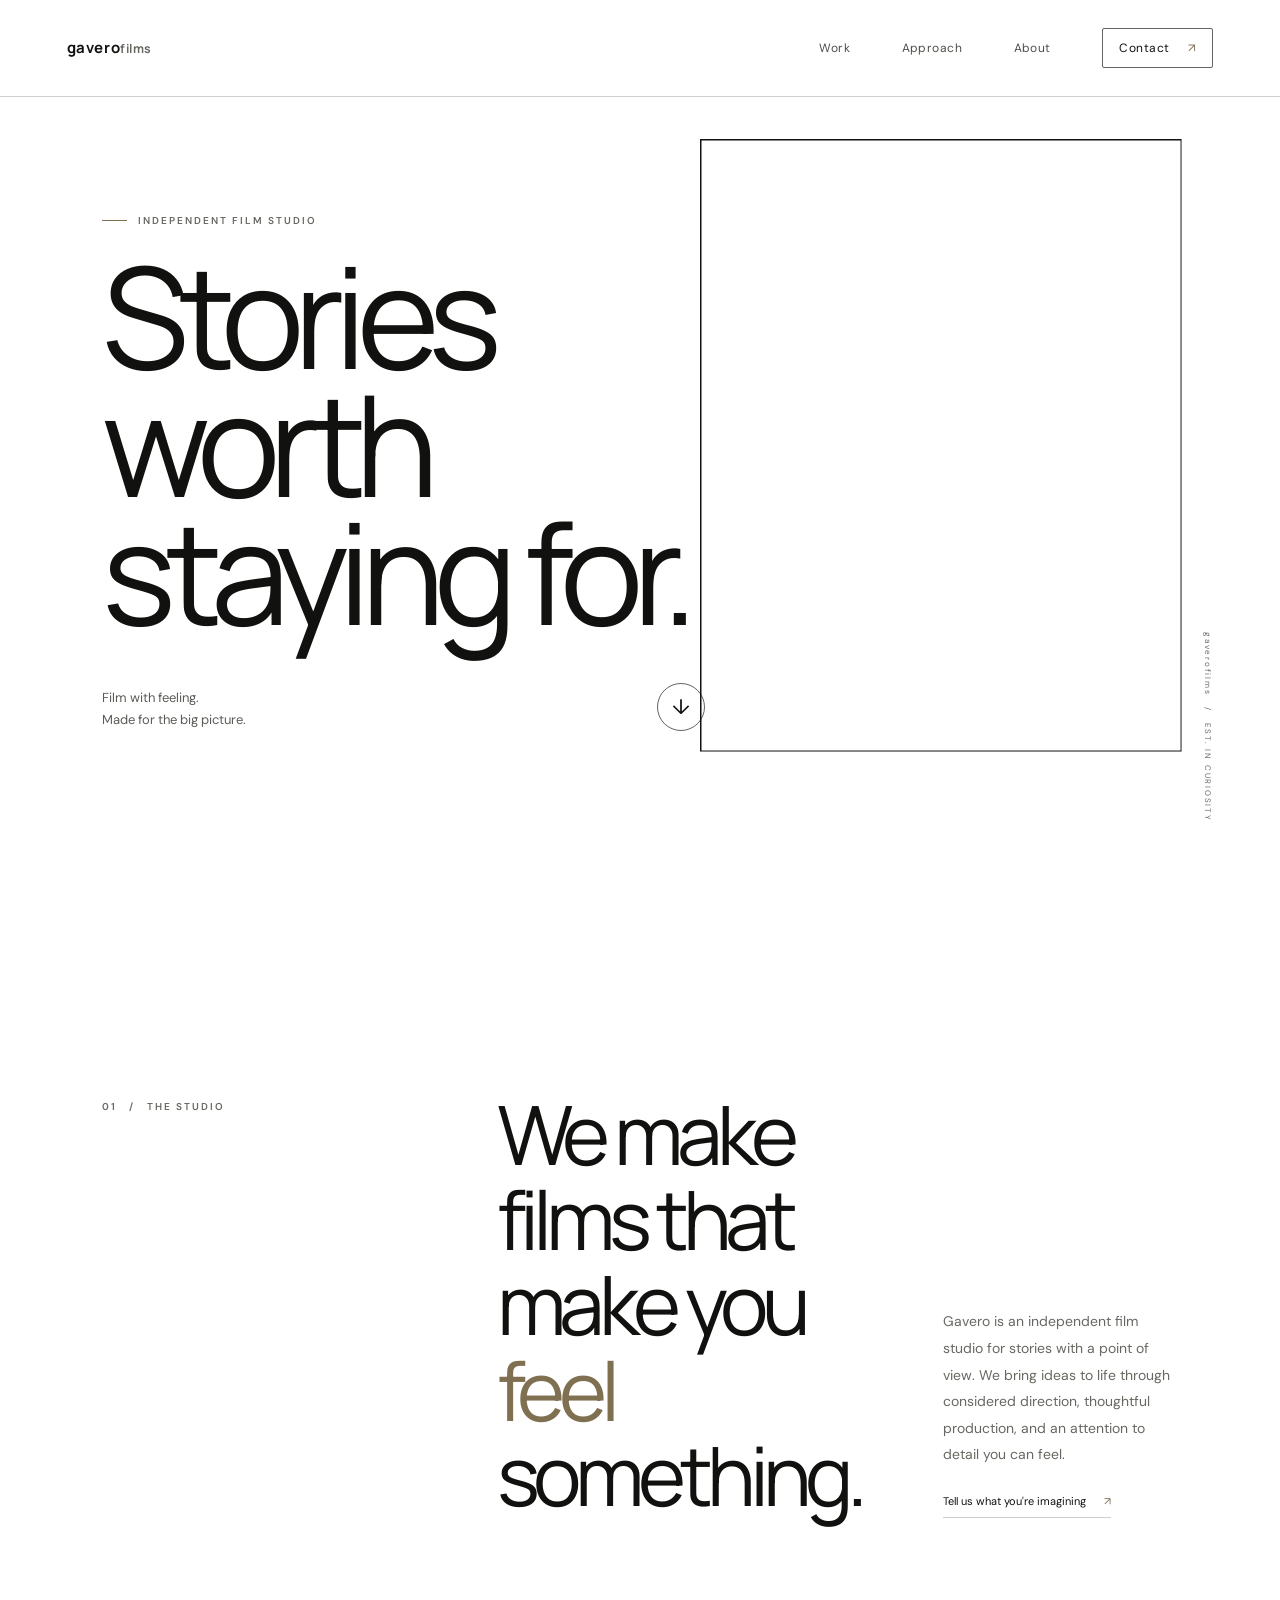
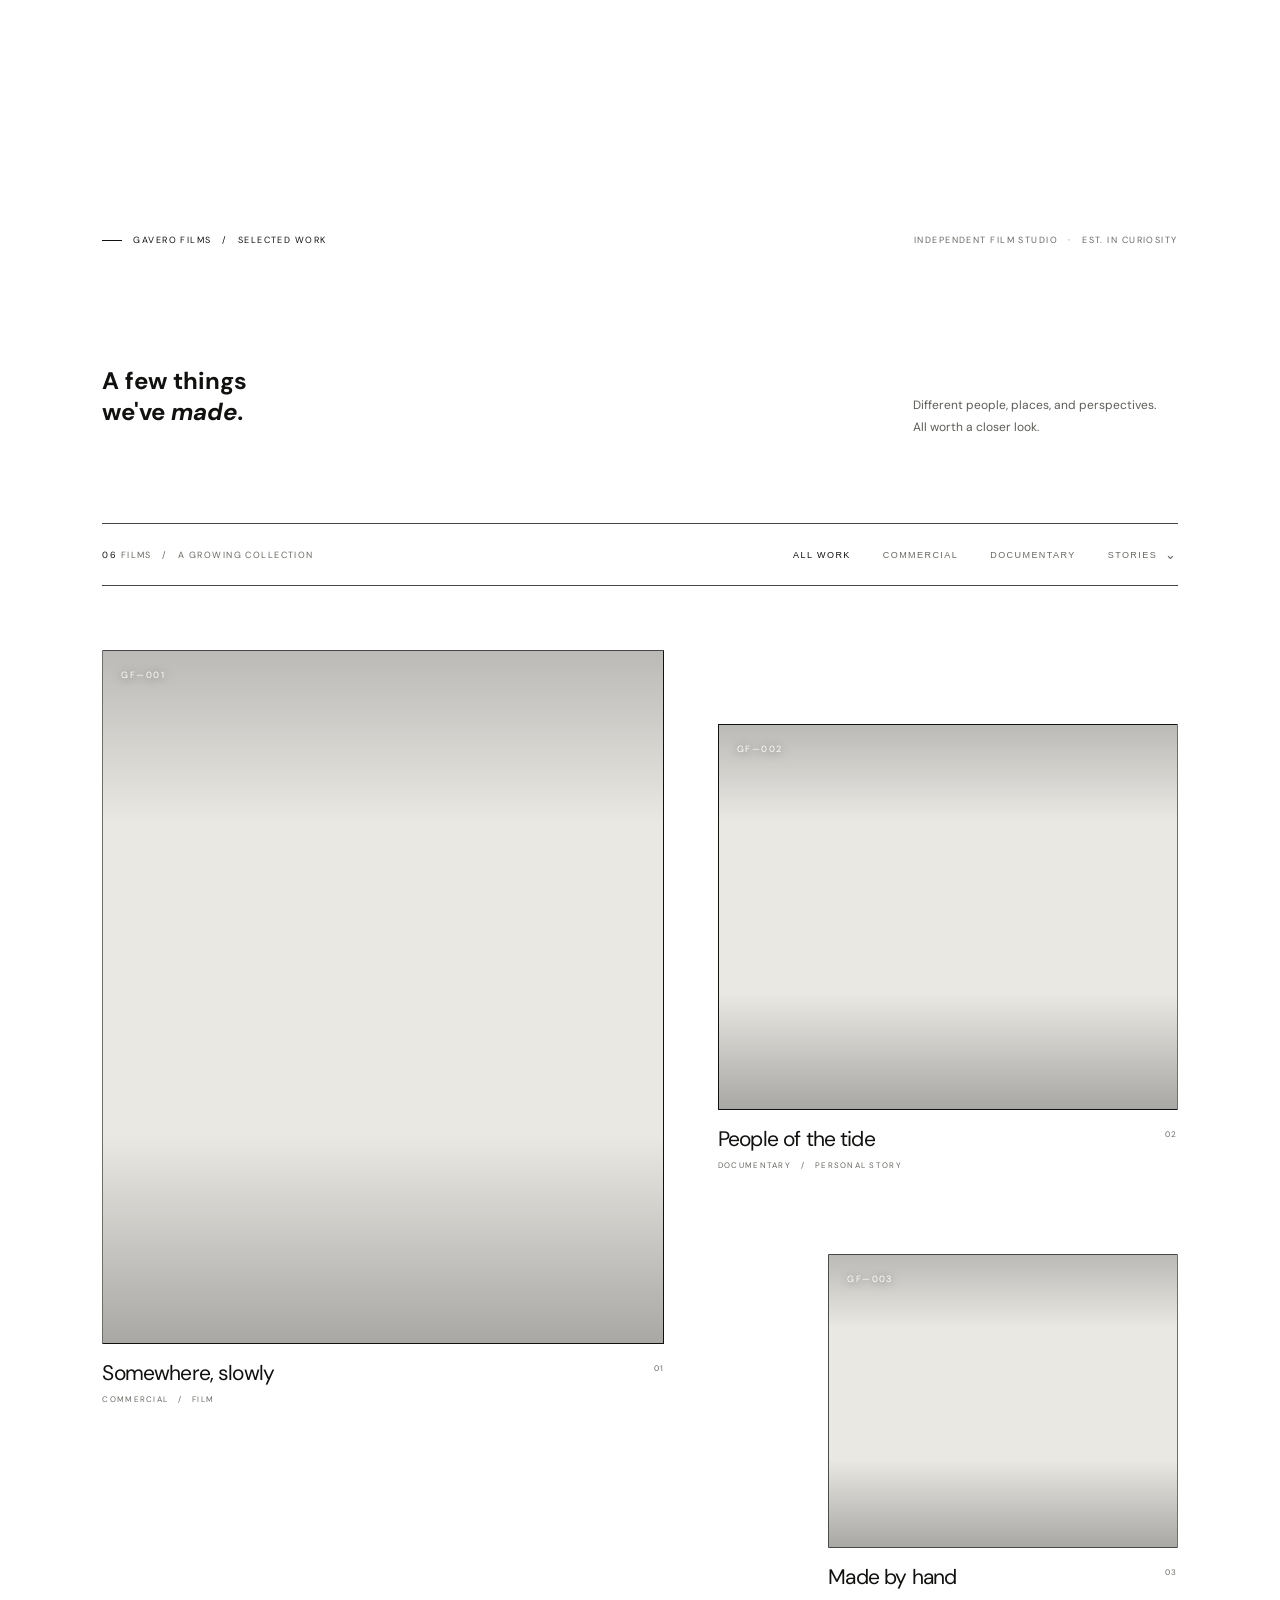
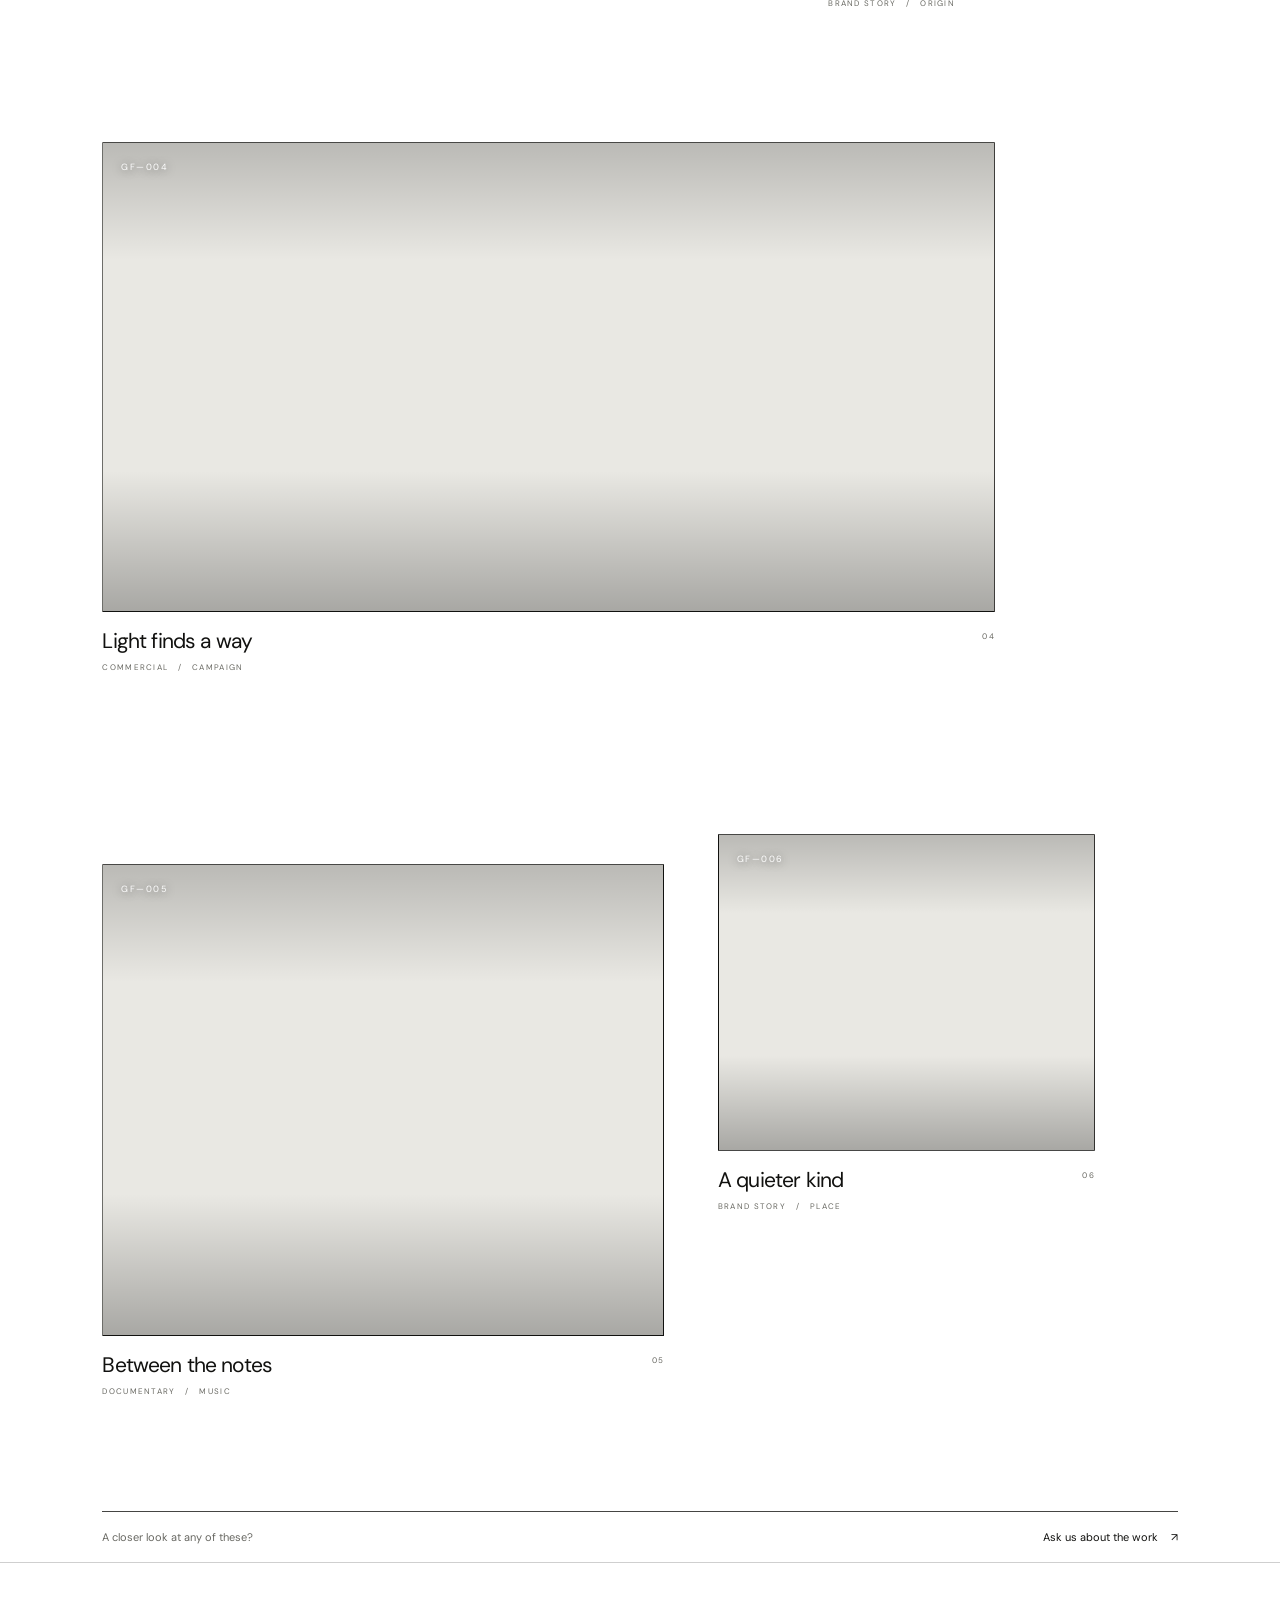
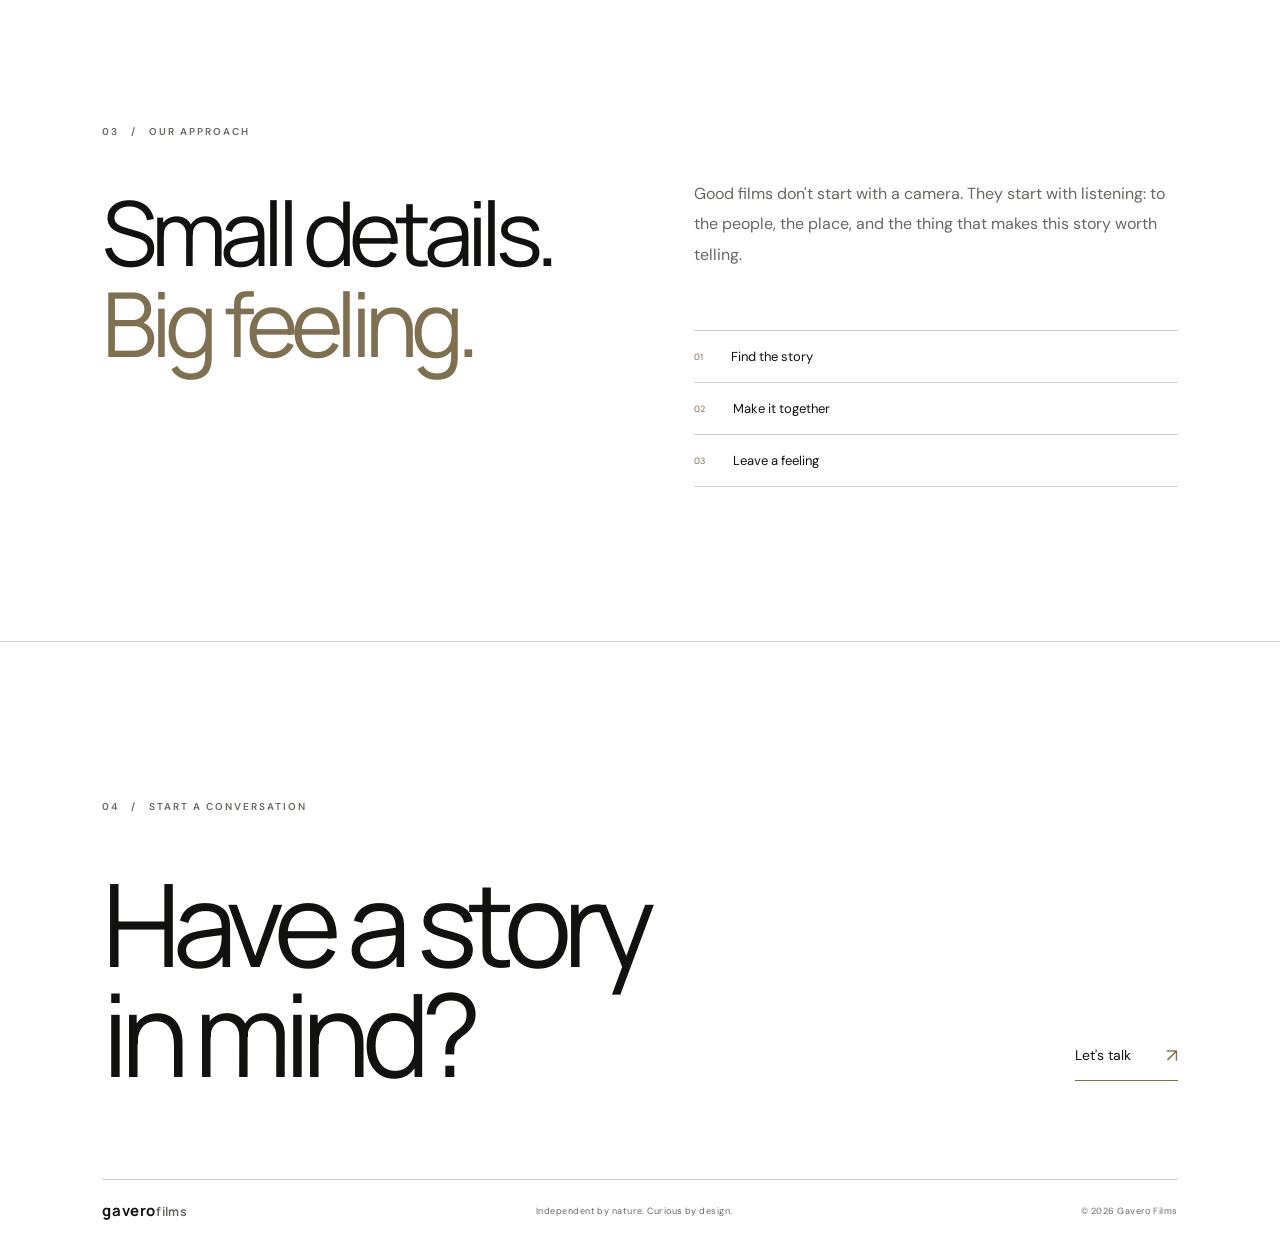
<file: index.html>
<!DOCTYPE html>
<html lang="en">
  <head>
    <meta charset="UTF-8" />
    <meta name="viewport" content="width=device-width, initial-scale=1.0" />
    <meta
      name="description"
      content="Gavero Films is an independent film studio creating considered visual stories for brands and culture."
    />
    <link rel="canonical" href="https://gaverofilms.github.io/gaverofilms-site/" />
    <meta property="og:type" content="website" />
    <meta property="og:title" content="Gavero Films — Stories worth staying for" />
    <meta
      property="og:description"
      content="Gavero Films is an independent film studio creating considered visual stories for brands and culture."
    />
    <meta property="og:url" content="https://gaverofilms.github.io/gaverofilms-site/" />
    <meta name="theme-color" content="#ffffff" />
    <title>Gavero Films — Stories worth staying for</title>
    <link rel="preconnect" href="https://fonts.googleapis.com" />
    <link rel="preconnect" href="https://fonts.gstatic.com" crossorigin />
    <link
      href="https://fonts.googleapis.com/css2?family=DM+Sans:wght@400;500;600&family=Manrope:wght@400;500;600;700&display=swap"
      rel="stylesheet"
    />
    <link rel="stylesheet" href="styles.css" />
    <link rel="stylesheet" href="work.css" />
  </head>
  <body>
    <header class="site-header">
      <a class="wordmark" href="#top" aria-label="gaverofilms home">gavero<span>films</span></a>

      <button class="nav-toggle" aria-label="Open menu" aria-expanded="false" aria-controls="site-nav">
        <span></span>
        <span></span>
      </button>

      <nav class="site-nav" id="site-nav" aria-label="Main navigation">
        <a href="#collection">Work</a>
        <a href="#approach">Approach</a>
        <a href="#about">About</a>
        <a class="nav-contact" href="#contact">Contact <span aria-hidden="true">↗</span></a>
      </nav>
    </header>

    <main id="top">
      <section class="hero" aria-labelledby="hero-title">
        <div class="hero-image" role="img" aria-label="A solitary figure walking through a sunlit landscape"></div>
        <div class="hero-shade"></div>
        <div class="hero-content">
          <p class="kicker"><span></span> Independent film studio</p>
          <h1 id="hero-title">Stories worth<br />staying for.</h1>
          <div class="hero-bottom">
            <p>Film with feeling.<br />Made for the big picture.</p>
            <a class="round-link" href="#collection" aria-label="Explore selected work">↓</a>
          </div>
        </div>
        <span class="hero-caption">gaverofilms &nbsp; / &nbsp; EST. IN CURIOSITY</span>
      </section>

      <section class="intro section-wrap" id="about">
        <p class="section-label">01 &nbsp; / &nbsp; The studio</p>
        <div class="intro-copy">
          <h2>We make films that make you <em>feel</em> something.</h2>
          <div class="intro-aside">
            <p>
              Gavero is an independent film studio for stories with a point of view. We bring ideas to life
              through considered direction, thoughtful production, and an attention to detail you can feel.
            </p>
            <a class="text-link" href="mailto:hello@gaverofilms.com">Tell us what you're imagining <span>↗</span></a>
          </div>
        </div>
      </section>

      <div class="work-page homepage-collection" id="collection">
        <section class="work-intro" aria-labelledby="collection-title">
          <div class="work-intro-top">
            <p class="work-eyebrow"><span></span> gavero films &nbsp; / &nbsp; Selected work</p>
            <p class="work-index">INDEPENDENT FILM STUDIO &nbsp; · &nbsp; EST. IN CURIOSITY</p>
          </div>
          <div class="work-title-row">
            <h2 id="collection-title">A few things<br />we've <em>made.</em></h2>
            <p class="work-deck">Different people, places, and perspectives.<br />All worth a closer look.</p>
          </div>
          <div class="work-toolbar">
            <p class="work-count"><span id="visible-count">06</span> FILMS &nbsp; / &nbsp; A GROWING COLLECTION</p>
            <div class="work-filters" role="group" aria-label="Filter work by type">
              <button class="filter-button is-active" type="button" data-filter="all" aria-pressed="true">All work</button>
              <button class="filter-button" type="button" data-filter="commercial" aria-pressed="false">Commercial</button>
              <button class="filter-button" type="button" data-filter="documentary" aria-pressed="false">Documentary</button>
              <div class="filter-dropdown">
                <button class="filter-button filter-dropdown-toggle" type="button" data-filter="stories" aria-haspopup="true" aria-expanded="false" aria-controls="stories-menu" aria-pressed="false">
                  Stories <span class="dropdown-caret" aria-hidden="true">⌄</span>
                </button>
                <div class="filter-dropdown-menu" id="stories-menu" role="group" aria-label="Filter story projects">
                  <button class="filter-button" type="button" data-filter="brand" aria-pressed="false">Brand Stories</button>
                  <button class="filter-button" type="button" data-filter="origin" aria-pressed="false">Origin Stories</button>
                  <button class="filter-button" type="button" data-filter="person" aria-pressed="false">Personal Stories</button>
                </div>
              </div>
            </div>
          </div>
        </section>

        <section class="portfolio" aria-label="Selected film projects">
          <div class="portfolio-grid">
            <article class="portfolio-card card-tall" data-category="commercial">
              <a class="portfolio-link" href="mailto:hello@gaverofilms.com?subject=Tell%20me%20about%20your%20work">
                <div class="portfolio-image image-coast" role="img" aria-label="Mountain road winding into the distance at golden hour">
                  <span class="image-counter">GF—001</span><span class="image-open" aria-hidden="true">↗</span>
                </div>
                <div class="portfolio-meta"><div><h2>Somewhere, slowly</h2><p>COMMERCIAL &nbsp; / &nbsp; FILM</p></div><span class="meta-year">01</span></div>
              </a>
            </article>
            <article class="portfolio-card card-offset" data-category="documentary person">
              <a class="portfolio-link" href="mailto:hello@gaverofilms.com?subject=Tell%20me%20about%20your%20work">
                <div class="portfolio-image image-portrait" role="img" aria-label="A candid portrait in soft, natural light">
                  <span class="image-counter">GF—002</span><span class="image-open" aria-hidden="true">↗</span>
                </div>
                <div class="portfolio-meta"><div><h2>People of the tide</h2><p>DOCUMENTARY &nbsp; / &nbsp; PERSONAL STORY</p></div><span class="meta-year">02</span></div>
              </a>
            </article>
            <article class="portfolio-card card-offset-small" data-category="brand origin">
              <a class="portfolio-link" href="mailto:hello@gaverofilms.com?subject=Tell%20me%20about%20your%20work">
                <div class="portfolio-image image-studio" role="img" aria-label="A cinematographer at work behind a film camera">
                  <span class="image-counter">GF—003</span><span class="image-open" aria-hidden="true">↗</span>
                </div>
                <div class="portfolio-meta"><div><h2>Made by hand</h2><p>BRAND STORY &nbsp; / &nbsp; ORIGIN</p></div><span class="meta-year">03</span></div>
              </a>
            </article>
            <article class="portfolio-card card-wide" data-category="commercial">
              <a class="portfolio-link" href="mailto:hello@gaverofilms.com?subject=Tell%20me%20about%20your%20work">
                <div class="portfolio-image image-landscape" role="img" aria-label="The last light falling across an open landscape">
                  <span class="image-counter">GF—004</span><span class="image-open" aria-hidden="true">↗</span>
                </div>
                <div class="portfolio-meta"><div><h2>Light finds a way</h2><p>COMMERCIAL &nbsp; / &nbsp; CAMPAIGN</p></div><span class="meta-year">04</span></div>
              </a>
            </article>
            <article class="portfolio-card card-offset" data-category="documentary">
              <a class="portfolio-link" href="mailto:hello@gaverofilms.com?subject=Tell%20me%20about%20your%20work">
                <div class="portfolio-image image-music" role="img" aria-label="A musician performing on a dimly lit stage">
                  <span class="image-counter">GF—005</span><span class="image-open" aria-hidden="true">↗</span>
                </div>
                <div class="portfolio-meta"><div><h2>Between the notes</h2><p>DOCUMENTARY &nbsp; / &nbsp; MUSIC</p></div><span class="meta-year">05</span></div>
              </a>
            </article>
            <article class="portfolio-card card-last" data-category="brand">
              <a class="portfolio-link" href="mailto:hello@gaverofilms.com?subject=Tell%20me%20about%20your%20work">
                <div class="portfolio-image image-water" role="img" aria-label="Quiet turquoise water on an empty coastline">
                  <span class="image-counter">GF—006</span><span class="image-open" aria-hidden="true">↗</span>
                </div>
                <div class="portfolio-meta"><div><h2>A quieter kind</h2><p>BRAND STORY &nbsp; / &nbsp; PLACE</p></div><span class="meta-year">06</span></div>
              </a>
            </article>
          </div>
          <p class="portfolio-note">A closer look at any of these? <a href="mailto:hello@gaverofilms.com">Ask us about the work <span aria-hidden="true">↗</span></a></p>
        </section>
      </div>

      <section class="approach" id="approach">
        <div class="section-wrap approach-grid">
          <div>
            <p class="section-label">03 &nbsp; / &nbsp; Our approach</p>
            <h2>Small details.<br /><em>Big feeling.</em></h2>
          </div>
          <div class="approach-copy">
            <p>
              Good films don't start with a camera. They start with listening: to the people, the place,
              and the thing that makes this story worth telling.
            </p>
            <div class="approach-steps">
              <div><span>01</span><p>Find the story</p></div>
              <div><span>02</span><p>Make it together</p></div>
              <div><span>03</span><p>Leave a feeling</p></div>
            </div>
          </div>
        </div>
      </section>

      <footer class="footer section-wrap" id="contact">
        <p class="section-label">04 &nbsp; / &nbsp; Start a conversation</p>
        <div class="footer-main">
          <h2>Have a story<br />in mind?</h2>
          <a class="contact-link" href="mailto:hello@gaverofilms.com">Let's talk <span>↗</span></a>
        </div>
        <div class="footer-bottom">
          <a class="wordmark" href="#top">gavero<span>films</span></a>
          <p>Independent by nature. Curious by design.</p>
          <span>© <span id="year"></span> Gavero Films</span>
        </div>
      </footer>
    </main>

    <script src="script.js"></script>
    <script src="work.js"></script>
    <script type="application/ld+json">
      {
        "@context": "https://schema.org",
        "@type": "Organization",
        "name": "Gavero Films",
        "url": "https://gaverofilms.github.io/gaverofilms-site/",
        "description": "Independent film studio creating considered visual stories for brands and culture.",
        "sameAs": [
          "https://www.instagram.com/gaverofilms/",
          "https://vimeo.com/gaverofilms",
          "https://www.youtube.com/@gaverofilms",
          "https://www.tiktok.com/@gaverofilms",
          "https://x.com/gaverofilms"
        ]
      }
    </script>
  </body>
</html>
</file>
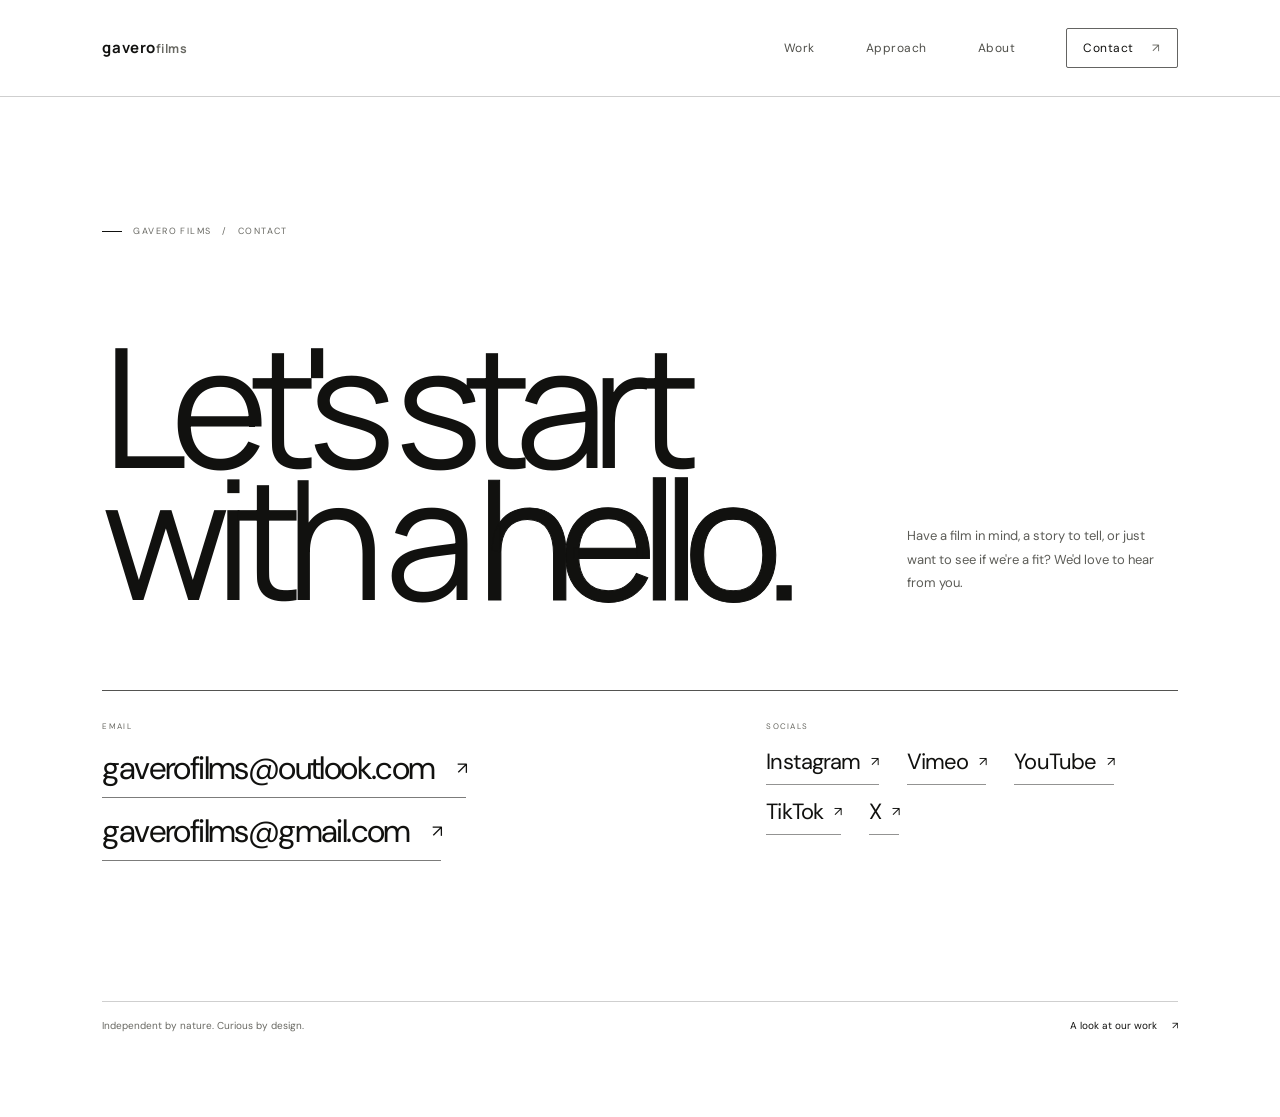
<file: contact.html>
<!DOCTYPE html>
<html lang="en">
  <head>
    <meta charset="UTF-8" />
    <meta name="viewport" content="width=device-width, initial-scale=1" />
    <meta
      name="description"
      content="Contact Gavero Films to talk about your film, campaign, or next creative project."
    />
    <link rel="canonical" href="https://gaverofilms.github.io/gaverofilms-site/contact.html" />
    <meta property="og:type" content="website" />
    <meta property="og:title" content="Contact — Gavero Films" />
    <meta
      property="og:description"
      content="Contact Gavero Films to talk about your film, campaign, or next creative project."
    />
    <meta property="og:url" content="https://gaverofilms.github.io/gaverofilms-site/contact.html" />
    <meta name="theme-color" content="#ffffff" />
    <title>Contact — Gavero Films</title>
    <link rel="preconnect" href="https://fonts.googleapis.com" />
    <link rel="preconnect" href="https://fonts.gstatic.com" crossorigin />
    <link
      href="https://fonts.googleapis.com/css2?family=DM+Sans:wght@400;500;600&family=Manrope:wght@400;500;600;700&display=swap"
      rel="stylesheet"
    />
    <link rel="stylesheet" href="styles.css" />
    <link rel="stylesheet" href="contact.css" />
  </head>
  <body class="contact-page">
    <header class="site-header">
      <a class="wordmark" href="index.html#top" aria-label="gaverofilms home">gavero<span>films</span></a>
      <button class="nav-toggle" aria-label="Open menu" aria-expanded="false" aria-controls="site-nav">
        <span></span>
        <span></span>
      </button>
      <nav class="site-nav" id="site-nav" aria-label="Main navigation">
        <a href="work.html">Work</a>
        <a href="index.html#approach">Approach</a>
        <a href="index.html#about">About</a>
        <a class="nav-contact" href="contact.html" aria-current="page">Contact <span aria-hidden="true">↗</span></a>
      </nav>
    </header>

    <main>
      <section class="contact-intro" id="contact-start" aria-labelledby="contact-title">
        <div class="contact-kicker"><span></span> Gavero Films &nbsp; / &nbsp; Contact</div>
        <div class="contact-heading">
          <h1 id="contact-title">Let's start<br />with a <em>hello.</em></h1>
          <p>Have a film in mind, a story to tell, or just want to see if we're a fit? We'd love to hear from you.</p>
        </div>
        <div class="contact-details">
          <div class="contact-detail">
            <span class="contact-label">EMAIL</span>
            <div class="contact-email-list">
              <a class="contact-email" href="mailto:gaverofilms@outlook.com">gaverofilms@outlook.com <span aria-hidden="true">↗</span></a>
              <a class="contact-email" href="mailto:gaverofilms@gmail.com">gaverofilms@gmail.com <span aria-hidden="true">↗</span></a>
            </div>
          </div>
          <div class="contact-detail contact-socials">
            <span class="contact-label">SOCIALS</span>
            <div class="contact-social-links">
              <a href="https://www.instagram.com/gaverofilms/" target="_self">Instagram <span aria-hidden="true">↗</span></a>
              <a href="https://vimeo.com/gaverofilms" target="_blank" rel="noopener noreferrer">Vimeo <span aria-hidden="true">↗</span></a>
              <a href="https://www.youtube.com/@gaverofilms" target="_self">YouTube <span aria-hidden="true">↗</span></a>
              <a href="https://www.tiktok.com/@gaverofilms?is_from_webapp=1&amp;sender_device=pc" target="_self">TikTok <span aria-hidden="true">↗</span></a>
              <a href="https://x.com/gaverofilms" target="_self">X <span aria-hidden="true">↗</span></a>
            </div>
          </div>
        </div>
      </section>

      <section class="contact-bottom" aria-label="More information">
        <p>Independent by nature. Curious by design.</p>
        <a href="work.html">A look at our work <span aria-hidden="true">↗</span></a>
      </section>
    </main>

    <footer class="contact-footer">
      <a class="wordmark" href="index.html#top">gavero<span>films</span></a>
      <a href="index.html">Back to the studio ↑</a>
      <span>© <span id="year"></span> Gavero Films</span>
    </footer>

    <script src="script.js"></script>
  </body>
</html>
</file>
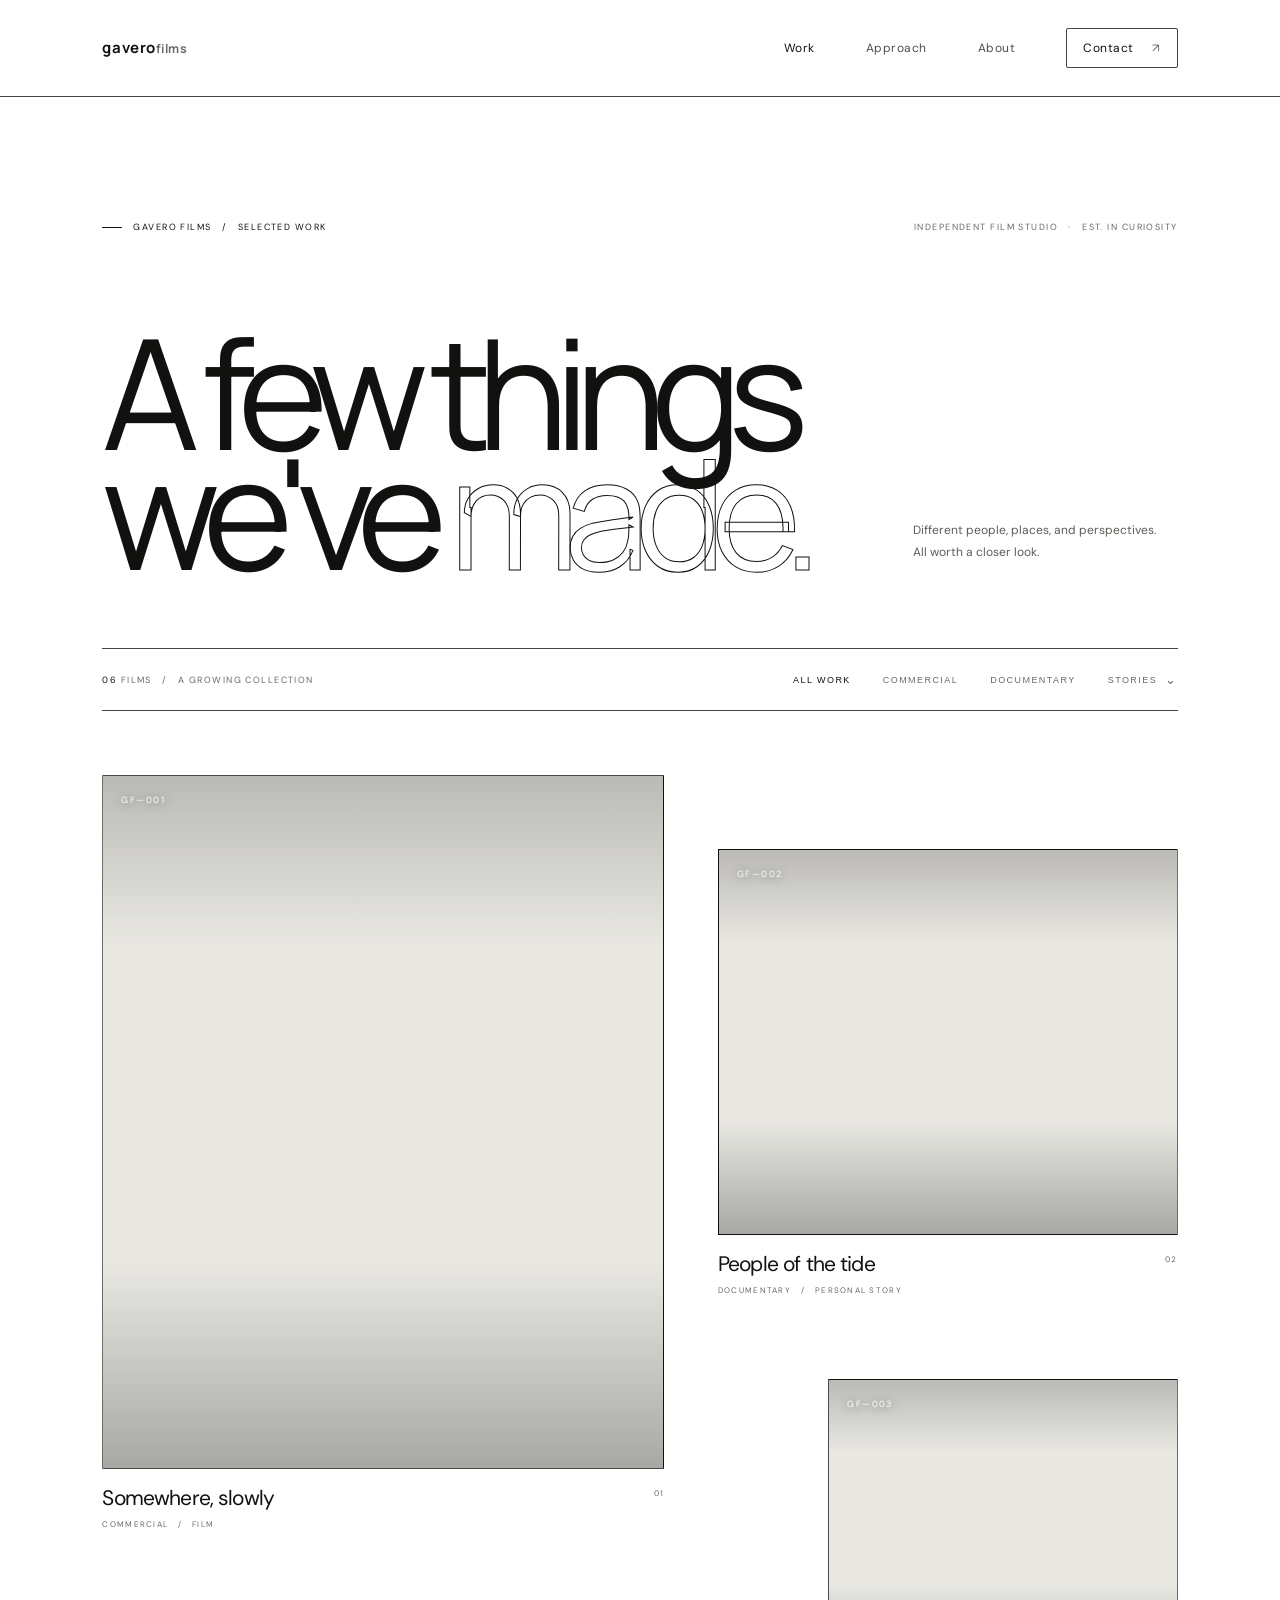
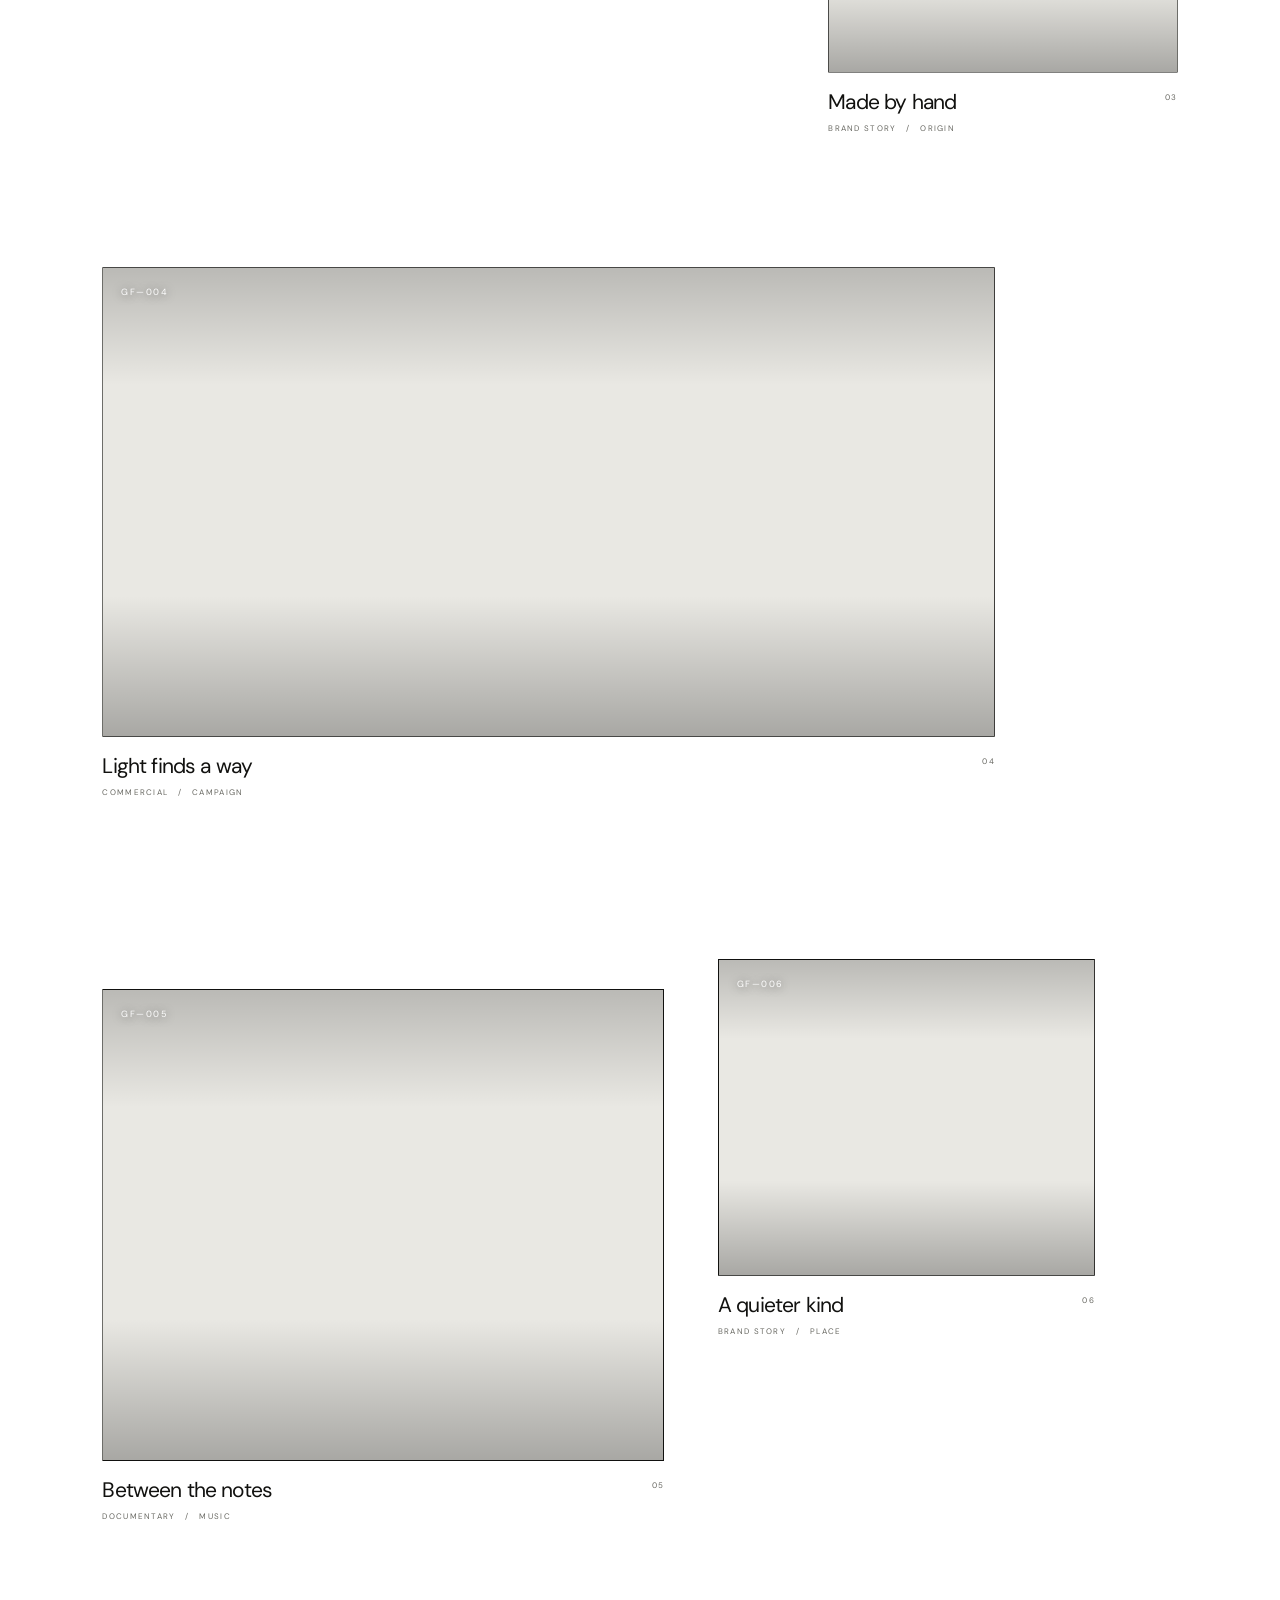
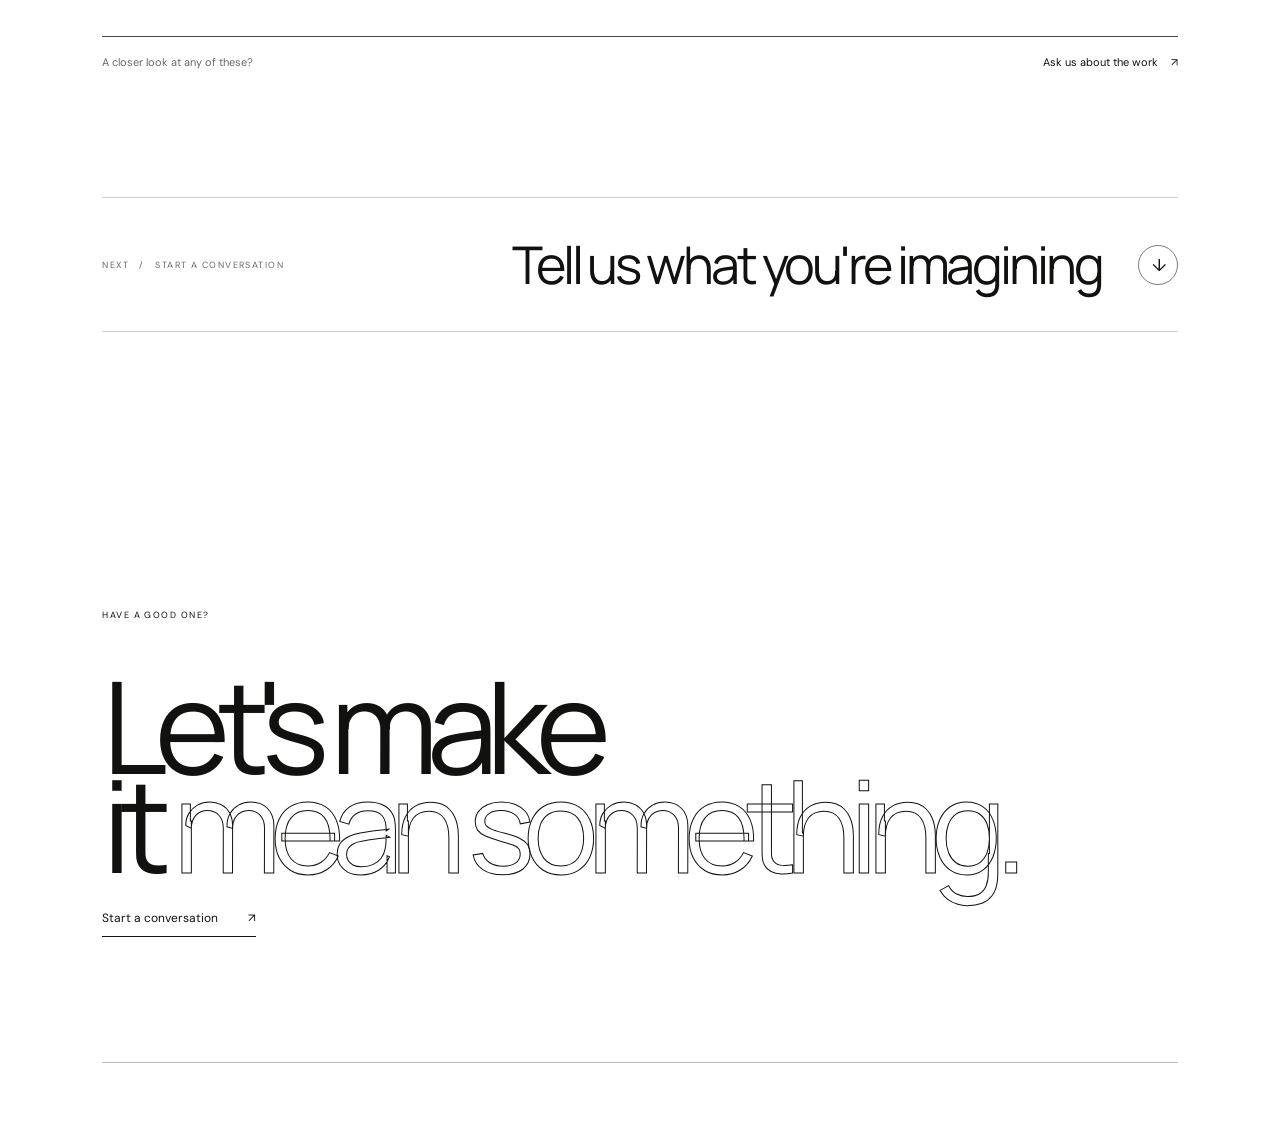
<file: work.html>
<!DOCTYPE html>
<html lang="en">
  <head>
    <meta charset="UTF-8" />
    <meta name="viewport" content="width=device-width, initial-scale=1" />
    <meta
      name="description"
      content="Selected commercial films, documentaries, and brand stories from Gavero Films, an independent creative film studio."
    />
    <link rel="canonical" href="https://gaverofilms.github.io/gaverofilms-site/work.html" />
    <meta property="og:type" content="website" />
    <meta property="og:title" content="Selected Work — Gavero Films" />
    <meta
      property="og:description"
      content="Selected commercial films, documentaries, and brand stories from Gavero Films, an independent creative film studio."
    />
    <meta property="og:url" content="https://gaverofilms.github.io/gaverofilms-site/work.html" />
    <meta name="theme-color" content="#ffffff" />
    <title>Selected Work — Gavero Films</title>
    <link rel="preconnect" href="https://fonts.googleapis.com" />
    <link rel="preconnect" href="https://fonts.gstatic.com" crossorigin />
    <link
      href="https://fonts.googleapis.com/css2?family=DM+Sans:wght@400;500;600&family=Manrope:wght@400;500;600;700&display=swap"
      rel="stylesheet"
    />
    <link rel="stylesheet" href="styles.css" />
    <link rel="stylesheet" href="work.css" />
  </head>
  <body class="work-page">
    <header class="site-header">
      <a class="wordmark" href="index.html#top" aria-label="gaverofilms home">gavero<span>films</span></a>
      <button class="nav-toggle" aria-label="Open menu" aria-expanded="false" aria-controls="site-nav">
        <span></span>
        <span></span>
      </button>
      <nav class="site-nav" id="site-nav" aria-label="Main navigation">
        <a href="work.html" aria-current="page">Work</a>
        <a href="index.html#approach">Approach</a>
        <a href="index.html#about">About</a>
        <a class="nav-contact" href="contact.html">Contact <span aria-hidden="true">↗</span></a>
      </nav>
    </header>

    <main>
      <section class="work-intro" id="work-start" aria-labelledby="work-title">
        <div class="work-intro-top">
          <p class="work-eyebrow"><span></span> Gavero Films &nbsp; / &nbsp; Selected work</p>
          <p class="work-index">INDEPENDENT FILM STUDIO &nbsp; · &nbsp; EST. IN CURIOSITY</p>
        </div>
        <div class="work-title-row">
          <h1 id="work-title">A few things<br />we've <em>made.</em></h1>
          <p class="work-deck">Different people, places, and perspectives.<br />All worth a closer look.</p>
        </div>
        <div class="work-toolbar">
          <p class="work-count"><span id="visible-count">06</span> FILMS &nbsp; / &nbsp; A GROWING COLLECTION</p>
          <div class="work-filters" role="group" aria-label="Filter work by type">
            <button class="filter-button is-active" type="button" data-filter="all" aria-pressed="true">All work</button>
            <button class="filter-button" type="button" data-filter="commercial" aria-pressed="false">Commercial</button>
            <button class="filter-button" type="button" data-filter="documentary" aria-pressed="false">Documentary</button>
            <div class="filter-dropdown">
              <button class="filter-button filter-dropdown-toggle" type="button" data-filter="stories" aria-haspopup="true" aria-expanded="false" aria-controls="stories-menu" aria-pressed="false">
                Stories <span class="dropdown-caret" aria-hidden="true">⌄</span>
              </button>
              <div class="filter-dropdown-menu" id="stories-menu" role="group" aria-label="Filter story projects">
                <button class="filter-button" type="button" data-filter="brand" aria-pressed="false">Brand Stories</button>
                <button class="filter-button" type="button" data-filter="origin" aria-pressed="false">Origin Stories</button>
                <button class="filter-button" type="button" data-filter="person" aria-pressed="false">Personal Stories</button>
              </div>
            </div>
          </div>
        </div>
      </section>

      <section class="portfolio" aria-label="Selected film projects">
        <div class="portfolio-grid" id="portfolio-grid">
          <article class="portfolio-card card-tall" data-category="commercial">
            <a class="portfolio-link" href="mailto:hello@gaverofilms.com?subject=Tell%20me%20about%20your%20work">
              <div class="portfolio-image image-coast" role="img" aria-label="Mountain road winding into the distance at golden hour">
                <span class="image-counter">GF—001</span>
                <span class="image-open" aria-hidden="true">↗</span>
              </div>
              <div class="portfolio-meta">
                <div><h2>Somewhere, slowly</h2><p>COMMERCIAL &nbsp; / &nbsp; FILM</p></div>
                <span class="meta-year">01</span>
              </div>
            </a>
          </article>

          <article class="portfolio-card card-offset" data-category="documentary person">
            <a class="portfolio-link" href="mailto:hello@gaverofilms.com?subject=Tell%20me%20about%20your%20work">
              <div class="portfolio-image image-portrait" role="img" aria-label="A candid portrait in soft, natural light">
                <span class="image-counter">GF—002</span>
                <span class="image-open" aria-hidden="true">↗</span>
              </div>
              <div class="portfolio-meta">
                <div><h2>People of the tide</h2><p>DOCUMENTARY &nbsp; / &nbsp; PERSONAL STORY</p></div>
                <span class="meta-year">02</span>
              </div>
            </a>
          </article>

          <article class="portfolio-card card-offset-small" data-category="brand origin">
            <a class="portfolio-link" href="mailto:hello@gaverofilms.com?subject=Tell%20me%20about%20your%20work">
              <div class="portfolio-image image-studio" role="img" aria-label="A cinematographer at work behind a film camera">
                <span class="image-counter">GF—003</span>
                <span class="image-open" aria-hidden="true">↗</span>
              </div>
              <div class="portfolio-meta">
                <div><h2>Made by hand</h2><p>BRAND STORY &nbsp; / &nbsp; ORIGIN</p></div>
                <span class="meta-year">03</span>
              </div>
            </a>
          </article>

          <article class="portfolio-card card-wide" data-category="commercial">
            <a class="portfolio-link" href="mailto:hello@gaverofilms.com?subject=Tell%20me%20about%20your%20work">
              <div class="portfolio-image image-landscape" role="img" aria-label="The last light falling across an open landscape">
                <span class="image-counter">GF—004</span>
                <span class="image-open" aria-hidden="true">↗</span>
              </div>
              <div class="portfolio-meta">
                <div><h2>Light finds a way</h2><p>COMMERCIAL &nbsp; / &nbsp; CAMPAIGN</p></div>
                <span class="meta-year">04</span>
              </div>
            </a>
          </article>

          <article class="portfolio-card card-offset" data-category="documentary">
            <a class="portfolio-link" href="mailto:hello@gaverofilms.com?subject=Tell%20me%20about%20your%20work">
              <div class="portfolio-image image-music" role="img" aria-label="A musician performing on a dimly lit stage">
                <span class="image-counter">GF—005</span>
                <span class="image-open" aria-hidden="true">↗</span>
              </div>
              <div class="portfolio-meta">
                <div><h2>Between the notes</h2><p>DOCUMENTARY &nbsp; / &nbsp; MUSIC</p></div>
                <span class="meta-year">05</span>
              </div>
            </a>
          </article>

          <article class="portfolio-card card-last" data-category="brand">
            <a class="portfolio-link" href="mailto:hello@gaverofilms.com?subject=Tell%20me%20about%20your%20work">
              <div class="portfolio-image image-water" role="img" aria-label="Quiet turquoise water on an empty coastline">
                <span class="image-counter">GF—006</span>
                <span class="image-open" aria-hidden="true">↗</span>
              </div>
              <div class="portfolio-meta">
                <div><h2>A quieter kind</h2><p>BRAND STORY &nbsp; / &nbsp; PLACE</p></div>
                <span class="meta-year">06</span>
              </div>
            </a>
          </article>
        </div>
        <p class="portfolio-note">A closer look at any of these? <a href="mailto:hello@gaverofilms.com">Ask us about the work <span aria-hidden="true">↗</span></a></p>
      </section>

      <a class="page-continuation work-continuation" href="contact.html#contact-start">
        <span class="continuation-label">NEXT &nbsp; / &nbsp; START A CONVERSATION</span>
        <span class="continuation-title">Tell us what you're imagining <span aria-hidden="true">↓</span></span>
      </a>

      <footer class="work-footer">
        <div class="work-footer-callout">
          <p class="work-eyebrow">Have a good one?</p>
          <h2>Let's make<br />it <em>mean something.</em></h2>
          <a class="work-contact" href="contact.html#contact-start">Start a conversation <span aria-hidden="true">↗</span></a>
        </div>
        <div class="work-footer-bottom">
          <a class="wordmark" href="index.html#top">gavero<span>films</span></a>
          <a href="index.html">Back to the studio ↑</a>
          <span>© <span id="year"></span> Gavero Films</span>
        </div>
      </footer>
    </main>
    <script src="script.js"></script>
    <script src="work.js"></script>
  </body>
</html>
</file>
<file: styles.css>
:root {
  color-scheme: light;
  --ink: #fff;
  --paper: #11110f;
  --muted: #686862;
  --line: rgba(17, 17, 15, 0.2);
  --accent: #807052;
}

* {
  box-sizing: border-box;
}

html {
  scroll-behavior: smooth;
  scroll-padding-top: 90px;
}

body {
  margin: 0;
  background: #fff;
  color: var(--paper);
  font-family: "DM Sans", sans-serif;
  -webkit-font-smoothing: antialiased;
}

a {
  color: inherit;
  text-decoration: none;
}

.site-header {
  position: absolute;
  z-index: 5;
  inset: 0 0 auto;
  display: flex;
  align-items: center;
  justify-content: space-between;
  padding: 28px 5.2%;
  border-bottom: 1px solid rgba(17, 17, 15, 0.2);
  color: #11110f;
}

.wordmark {
  display: inline-flex;
  align-items: baseline;
  gap: 0;
  font: 700 15px/1 "Manrope", sans-serif;
  letter-spacing: 0.04em;
  text-transform: none;
  font-variant-caps: normal;
}

.wordmark span {
  color: #686862;
  font-size: 0.82em;
  letter-spacing: 0.04em;
  text-transform: none;
  font-variant-caps: normal;
}

.site-nav {
  display: flex;
  align-items: center;
  gap: clamp(24px, 4vw, 62px);
  font-size: 12px;
  letter-spacing: 0.04em;
}

.site-nav a:not(.nav-contact) {
  color: #4e4e49;
  transition: color 180ms ease;
}

.site-nav a:not(.nav-contact):hover {
  color: #11110f;
}

.nav-contact {
  padding: 11px 16px;
  border: 1px solid rgba(17, 17, 15, 0.65);
  border-radius: 2px;
}

.nav-contact span {
  margin-left: 15px;
  color: var(--accent);
}

.nav-toggle {
  display: none;
}

.hero {
  position: relative;
  display: flex;
  min-height: max(690px, 100svh);
  align-items: center;
  overflow: hidden;
  padding: 140px 8% 95px;
  background: #fff;
  color: #11110f;
}

.hero-image,
.hero-shade {
  position: absolute;
  inset: 0;
}

.hero-image {
  inset: 16% 8% 17% 55%;
  border: 1px solid #11110f;
  background: url("https://images.unsplash.com/photo-1470252649378-9c29740c9fa8?auto=format&fit=crop&w=2200&q=85") center 48% / cover;
  transform: scale(1.005) translate3d(0, var(--hero-drift, 0px), 0);
  animation: reveal 1.2s ease-out both;
}

.hero-shade {
  display: none;
}

.hero-content {
  position: relative;
  z-index: 1;
  width: min(56%, 720px);
  margin: 0;
}

.kicker,
.section-label {
  color: var(--accent);
  font-size: 10px;
  font-weight: 600;
  letter-spacing: 0.2em;
  text-transform: uppercase;
}

.hero .kicker {
  color: #686862;
}

.kicker {
  display: flex;
  align-items: center;
  gap: 11px;
  margin: 0 0 24px;
}

.kicker span {
  width: 25px;
  height: 1px;
  background: var(--accent);
}

.hero h1,
.intro h2,
.approach h2,
.footer h2 {
  margin: 0;
  font-family: "Manrope", sans-serif;
  font-weight: 400;
  letter-spacing: -0.075em;
}

.hero h1 {
  max-width: 900px;
  font-size: clamp(68px, 11vw, 154px);
  line-height: 0.91;
}

.hero-bottom {
  display: flex;
  align-items: flex-end;
  justify-content: space-between;
  max-width: 900px;
  margin-top: 48px;
}

.hero-bottom p {
  margin: 0;
  color: #5c5c57;
  font-size: 13px;
  line-height: 1.7;
}

.round-link {
  display: grid;
  width: 48px;
  height: 48px;
  place-items: center;
  border: 1px solid rgba(17, 17, 15, 0.65);
  border-radius: 50%;
  font-size: 21px;
  transition: color 180ms ease, background 180ms ease;
}

.round-link:hover {
  color: #fff;
  background: #11110f;
}

.hero-caption {
  position: absolute;
  right: 5.2%;
  bottom: 78px;
  color: #686862;
  font-size: 8px;
  letter-spacing: 0.22em;
  writing-mode: vertical-rl;
}

.section-wrap {
  width: min(1320px, 84%);
  margin-inline: auto;
}

.intro {
  display: grid;
  grid-template-columns: 1fr 2fr;
  gap: 5%;
  padding-block: clamp(100px, 15vw, 210px);
}

.section-label {
  margin: 8px 0 0;
  color: var(--muted);
}

.intro-copy {
  display: grid;
  grid-template-columns: 1.25fr 0.75fr;
  align-items: end;
  gap: 8%;
}

.intro h2 {
  max-width: 700px;
  font-size: clamp(42px, 6.4vw, 84px);
  line-height: 1.04;
}

.intro h2 em,
.approach h2 em {
  color: var(--accent);
  font-style: normal;
}

.intro-aside p,
.approach-copy > p {
  margin: 0;
  color: var(--muted);
  font-size: 14px;
  line-height: 1.9;
}

.text-link {
  display: inline-flex;
  align-items: center;
  gap: 18px;
  margin-top: 26px;
  padding-bottom: 9px;
  border-bottom: 1px solid var(--line);
  font-size: 11px;
}

.text-link span {
  color: var(--accent);
}

.work {
  padding-bottom: clamp(100px, 14vw, 180px);
}

.section-top {
  display: flex;
  align-items: center;
  justify-content: space-between;
  margin-bottom: 30px;
  padding-bottom: 17px;
  border-bottom: 1px solid var(--line);
}

.section-top .section-label {
  margin: 0;
}

.section-note,
.work-footnote {
  color: var(--muted);
  font-size: 11px;
}

.work-grid {
  display: grid;
  grid-template-columns: 1.25fr 0.75fr;
  column-gap: 24px;
  row-gap: 60px;
  align-items: start;
}

.work-card {
  min-width: 0;
}

.work-card-wide {
  grid-row: span 2;
}

.work-image {
  position: relative;
  min-height: 310px;
  overflow: hidden;
  background-color: #252620;
}

.work-card-wide .work-image {
  min-height: 650px;
}

.work-image::after {
  position: absolute;
  inset: 0;
  content: "";
  background: linear-gradient(180deg, transparent 62%, rgba(0, 0, 0, 0.2));
  transition: background 300ms ease;
}

.work-card:hover .work-image::after {
  background: rgba(0, 0, 0, 0.1);
}

.image-commercial {
  background-image: url("https://images.unsplash.com/photo-1500530855697-b586d89ba3ee?auto=format&fit=crop&w=1500&q=80");
  background-position: center;
  background-size: cover;
}

.image-documentary {
  background-image: url("https://images.unsplash.com/photo-1506794778202-cad84cf45f1d?auto=format&fit=crop&w=1100&q=80");
  background-position: center 38%;
  background-size: cover;
}

.image-branded {
  background-image: url("https://images.unsplash.com/photo-1485846234645-a62644f84728?auto=format&fit=crop&w=1100&q=80");
  background-position: center;
  background-size: cover;
}

.work-caption {
  display: flex;
  align-items: flex-start;
  justify-content: space-between;
  gap: 18px;
  padding-top: 17px;
}

.work-caption div {
  display: flex;
  align-items: baseline;
  gap: 14px;
}

.work-caption span {
  color: var(--accent);
  font-size: 9px;
}

.work-caption h3 {
  margin: 0;
  font-size: 17px;
  font-weight: 500;
}

.work-caption p {
  margin: 3px 0 0;
  color: var(--muted);
  font-size: 10px;
  text-align: right;
}

.work-footnote {
  margin: 34px 0 0;
  text-align: right;
}

.page-continuation {
  display: flex;
  min-height: 135px;
  align-items: center;
  justify-content: space-between;
  gap: 24px;
  margin-top: clamp(55px, 8vw, 100px);
  padding: 22px 0;
  border-top: 1px solid var(--line);
  border-bottom: 1px solid var(--line);
  transition: padding 220ms ease;
}

.page-continuation:hover,
.page-continuation:focus-visible {
  padding-inline: 12px;
}

.continuation-label {
  color: var(--muted);
  font-size: 9px;
  letter-spacing: 0.16em;
}

.continuation-title {
  display: inline-flex;
  align-items: center;
  gap: clamp(16px, 3vw, 36px);
  font-family: "Manrope", sans-serif;
  font-size: clamp(24px, 4.2vw, 52px);
  letter-spacing: -0.06em;
}

.continuation-title > span {
  display: grid;
  width: 40px;
  height: 40px;
  place-items: center;
  border: 1px solid rgba(17, 17, 15, 0.55);
  border-radius: 50%;
  font-family: "DM Sans", sans-serif;
  font-size: 17px;
  transition: color 180ms ease, background 180ms ease, transform 180ms ease;
}

.page-continuation:hover .continuation-title > span,
.page-continuation:focus-visible .continuation-title > span {
  transform: translateY(3px);
  background: #11110f;
  color: #fff;
}

.approach {
  padding-block: clamp(90px, 12vw, 155px);
  background: #fff;
  border-top: 1px solid var(--line);
  border-bottom: 1px solid var(--line);
}

.approach-grid {
  display: grid;
  grid-template-columns: 1fr 1fr;
  gap: 10%;
}

.approach h2 {
  margin-top: 48px;
  font-size: clamp(50px, 7vw, 92px);
  line-height: 1.02;
}

.approach-copy {
  padding-top: 62px;
}

.approach-copy > p {
  max-width: 490px;
  font-size: 16px;
}

.approach-steps {
  margin-top: 60px;
  border-top: 1px solid var(--line);
}

.approach-steps div {
  display: flex;
  align-items: center;
  gap: 28px;
  padding: 17px 0;
  border-bottom: 1px solid var(--line);
}

.approach-steps span {
  color: var(--accent);
  font-size: 9px;
}

.approach-steps p {
  margin: 0;
  font-size: 13px;
}

.footer {
  padding-top: clamp(85px, 12vw, 150px);
}

.footer-main {
  display: flex;
  align-items: flex-end;
  justify-content: space-between;
  gap: 40px;
  padding: 55px 0 90px;
  border-bottom: 1px solid var(--line);
}

.footer h2 {
  font-size: clamp(58px, 9vw, 122px);
  line-height: 0.96;
}

.contact-link {
  display: inline-flex;
  align-items: center;
  gap: 35px;
  margin-bottom: 8px;
  padding-bottom: 12px;
  border-bottom: 1px solid var(--accent);
  color: var(--paper);
  font-size: 14px;
}

.contact-link span {
  color: var(--accent);
  font-size: 19px;
}

.footer-bottom {
  display: flex;
  align-items: center;
  justify-content: space-between;
  gap: 20px;
  padding: 23px 0;
  color: var(--muted);
  font-size: 9px;
  letter-spacing: 0.05em;
}

.footer-bottom .wordmark {
  color: #11110f;
}

.footer-bottom p {
  margin: 0;
}

@keyframes reveal {
  from {
    opacity: 0.6;
    transform: scale(1.06);
  }
  to {
    opacity: 1;
    transform: scale(1.015);
  }
}

.has-scroll-effects [data-scroll-reveal] {
  opacity: 0;
  transform: translate3d(0, 24px, 0);
  transition:
    opacity 700ms cubic-bezier(0.2, 0.65, 0.3, 1),
    transform 700ms cubic-bezier(0.2, 0.65, 0.3, 1);
  transition-delay: var(--reveal-delay, 0ms);
}

.has-scroll-effects [data-scroll-reveal].is-visible {
  opacity: 1;
  transform: translate3d(0, 0, 0);
}

.has-scroll-effects .work-image {
  clip-path: inset(0 0 100% 0);
  transition: clip-path 900ms cubic-bezier(0.2, 0.65, 0.3, 1);
}

.has-scroll-effects .work-card.is-visible .work-image {
  clip-path: inset(0);
}

@media (max-width: 760px) {
  .site-header {
    padding: 22px 6%;
  }

  .nav-toggle {
    z-index: 7;
    display: grid;
    gap: 5px;
    width: 42px;
    height: 42px;
    place-content: center;
    border: 1px solid rgba(17, 17, 15, 0.65);
    border-radius: 50%;
    background: transparent;
  }

  .nav-toggle span {
    display: block;
    width: 15px;
    height: 1px;
    background: #11110f;
  }

  .site-nav {
    position: absolute;
    inset: 0;
    display: none;
    flex-direction: column;
    align-items: flex-start;
    justify-content: center;
    gap: 27px;
    padding: 80px 9%;
    background: #fff;
    font-size: 22px;
  }

  .site-nav a:not(.nav-contact) {
    color: #4e4e49;
  }

  .site-nav .nav-contact {
    color: #11110f;
    border-color: rgba(17, 17, 15, 0.65);
  }

  .site-nav .nav-contact span {
    color: #686862;
  }
  .site-nav.is-open {
    display: flex;
  }

  .nav-contact {
    margin-top: 10px;
    font-size: 14px;
  }

  .hero {
    min-height: 780px;
    min-height: 100svh;
    align-items: flex-end;
    padding: 130px 7% 70px;
  }

  .hero-image {
    inset: 20% 0 16% 25%;
    opacity: 0.55;
  }

  .hero-content {
    width: 100%;
    margin: 0;
  }

  .hero h1,
  .hero-bottom {
    position: relative;
    z-index: 1;
  }

  .hero h1 {
    max-width: 90%;
    text-shadow: 0 1px 16px rgba(255, 255, 255, 0.65);
  }

  .hero h1 {
    font-size: clamp(58px, 15vw, 110px);
  }

  .hero-caption {
    display: none;
  }

  .section-wrap {
    width: 86%;
  }

  .intro {
    grid-template-columns: 1fr;
    gap: 42px;
    padding-block: 95px;
  }

  .intro-copy {
    grid-template-columns: 1fr;
    gap: 28px;
  }

  .intro-aside {
    max-width: 410px;
    margin-left: auto;
  }

  .section-top {
    align-items: flex-start;
    gap: 20px;
  }

  .section-note {
    max-width: 160px;
    margin: 0;
    text-align: right;
  }

  .page-continuation {
    align-items: flex-start;
    flex-direction: column;
    justify-content: center;
    gap: 14px;
    min-height: 118px;
  }

  .work-grid {
    grid-template-columns: 1fr;
    row-gap: 38px;
  }

  .work-card-wide {
    grid-row: auto;
  }

  .work-card-wide .work-image {
    min-height: 440px;
  }

  .work-image {
    min-height: 350px;
  }

  .approach-grid {
    grid-template-columns: 1fr;
    gap: 20px;
  }

  .approach h2 {
    margin-top: 34px;
  }

  .approach-copy {
    padding-top: 20px;
  }

  .footer-main {
    align-items: flex-start;
    flex-direction: column;
    padding: 44px 0 60px;
  }

  .footer-bottom {
    align-items: flex-start;
    flex-direction: column;
    gap: 14px;
  }
}

@media (prefers-reduced-motion: reduce) {
  *,
  *::before,
  *::after {
    scroll-behavior: auto !important;
    animation-duration: 0.01ms !important;
    animation-iteration-count: 1 !important;
    transition-duration: 0.01ms !important;
  }
}
</file>
<file: work.css>
.work-page {
  --outline: rgba(255, 255, 255, 0.86);
  background: #11110f;
}

.work-page .site-header {
  position: relative;
  padding-inline: 8%;
  border-color: rgba(255, 255, 255, 0.28);
}

.work-page .section-wrap {
  width: 84%;
}

.work-intro {
  position: relative;
  z-index: 2;
  width: 84%;
  margin: 0 auto;
  padding-top: clamp(60px, 9vw, 118px);
}

.work-intro-top,
.work-title-row,
.work-toolbar,
.portfolio-meta,
.work-footer-bottom {
  display: flex;
  align-items: center;
  justify-content: space-between;
}

.work-eyebrow,
.work-index,
.work-count,
.filter-button,
.image-counter,
.meta-year,
.portfolio-meta p,
.work-footer-bottom {
  font-size: 9px;
  letter-spacing: 0.16em;
  text-transform: uppercase;
}

.work-eyebrow {
  display: flex;
  align-items: center;
  gap: 11px;
  margin: 0;
  color: #f3f1ed;
}

.work-eyebrow > span {
  width: 20px;
  height: 1px;
  background: #fff;
}

.work-index,
.work-count {
  color: rgba(255, 255, 255, 0.55);
}

.work-title-row {
  align-items: flex-end;
  gap: 32px;
  padding-block: clamp(48px, 7vw, 92px) clamp(47px, 6vw, 78px);
}

.work-title-row h1,
.work-footer-callout h2 {
  margin: 0;
  font-family: "Manrope", sans-serif;
  font-size: clamp(76px, 12vw, 160px);
  font-weight: 400;
  letter-spacing: -0.095em;
  line-height: 0.78;
}

.work-title-row h1 em,
.work-footer-callout h2 em {
  color: transparent;
  font-style: normal;
  -webkit-text-stroke: 1px rgba(255, 255, 255, 0.85);
}

.work-deck {
  margin: 0 2% 8px 0;
  color: rgba(255, 255, 255, 0.68);
  font-size: 12px;
  line-height: 1.8;
}

.work-toolbar {
  position: relative;
  z-index: 3;
  min-height: 63px;
  gap: 28px;
  border-top: 1px solid var(--outline);
  border-bottom: 1px solid var(--outline);
}

.work-count {
  flex: none;
  margin: 0;
}

.work-count span {
  color: #fff;
}

.work-filters {
  display: flex;
  align-items: center;
  gap: clamp(12px, 2.5vw, 34px);
}

.filter-dropdown {
  position: relative;
  z-index: 4;
}

.filter-dropdown-toggle {
  display: inline-flex;
  align-items: center;
  gap: 8px;
}

.dropdown-caret {
  display: inline-block;
  font-size: 13px;
  transition: transform 180ms ease;
}

.filter-dropdown-menu {
  position: absolute;
  z-index: 10;
  top: calc(100% + 1px);
  bottom: auto;
  left: -16px;
  display: grid;
  min-width: 150px;
  gap: 3px;
  padding: 9px 16px;
  border: 1px solid var(--outline);
  background: #fff;
  box-shadow: 0 10px 24px rgba(17, 17, 15, 0.12);
  opacity: 0;
  pointer-events: none;
  transform: translateY(6px);
  transition: opacity 160ms ease, transform 160ms ease;
}

.filter-dropdown:hover .filter-dropdown-menu,
.filter-dropdown:focus-within .filter-dropdown-menu,
.filter-dropdown-toggle[aria-expanded="true"] + .filter-dropdown-menu {
  opacity: 1;
  pointer-events: auto;
  transform: translateY(0);
}

.filter-dropdown:hover .dropdown-caret,
.filter-dropdown:focus-within .dropdown-caret,
.filter-dropdown-toggle[aria-expanded="true"] .dropdown-caret {
  transform: rotate(180deg);
}

.filter-dropdown-menu .filter-button {
  width: 100%;
  text-align: left;
  white-space: nowrap;
}

.filter-button {
  padding: 8px 0;
  border: 0;
  background: none;
  color: rgba(255, 255, 255, 0.54);
  cursor: pointer;
  transition: color 180ms ease;
}

.filter-button:hover,
.filter-button.is-active {
  color: #fff;
}

.portfolio {
  position: relative;
  z-index: 1;
  width: 84%;
  margin: 0 auto;
  padding-top: clamp(30px, 5vw, 64px);
}

.portfolio-grid {
  display: grid;
  grid-template-columns: 1.1fr 0.9fr;
  align-items: start;
  column-gap: 5%;
  row-gap: clamp(50px, 8vw, 112px);
}

.portfolio-card {
  min-width: 0;
}

.portfolio-card[hidden] {
  display: none;
}

.card-tall {
  grid-row: span 2;
}

.card-offset {
  margin-top: 16%;
}

.card-offset-small {
  width: 76%;
  margin-top: -4%;
  justify-self: end;
}

.card-wide {
  grid-column: 1 / -1;
  width: 83%;
  margin-top: 3%;
}

.card-last {
  width: 82%;
  margin-top: 13%;
}

.portfolio-link {
  display: block;
}

.portfolio-image {
  position: relative;
  aspect-ratio: 1.19;
  overflow: hidden;
  border: 1px solid var(--outline);
  background-color: #272824;
  background-position: center;
  background-size: cover;
  box-shadow: inset 0 0 0 0 #fff;
  transition: box-shadow 220ms ease;
}

.has-scroll-effects .portfolio-image {
  clip-path: inset(0 0 100% 0);
  transition: clip-path 900ms cubic-bezier(0.2, 0.65, 0.3, 1), box-shadow 220ms ease;
}

.has-scroll-effects .portfolio-card.is-visible .portfolio-image {
  clip-path: inset(0);
}

.card-tall .portfolio-image {
  aspect-ratio: 0.81;
}

.card-wide .portfolio-image {
  aspect-ratio: 1.9;
}

.image-coast {
  background-image: url("https://images.unsplash.com/photo-1472396961693-142e6e269027?auto=format&fit=crop&w=1500&q=85");
}

.image-portrait {
  background-image: url("https://images.unsplash.com/photo-1506794778202-cad84cf45f1d?auto=format&fit=crop&w=1000&q=85");
  background-position: center 35%;
}

.image-studio {
  background-image: url("https://images.unsplash.com/photo-1485846234645-a62644f84728?auto=format&fit=crop&w=1100&q=85");
}

.image-landscape {
  background-image: url("https://images.unsplash.com/photo-1500530855697-b586d89ba3ee?auto=format&fit=crop&w=1800&q=85");
  background-position: center 58%;
}

.image-music {
  background-image: url("https://images.unsplash.com/photo-1516280440614-37939bbacd81?auto=format&fit=crop&w=1100&q=85");
}

.image-water {
  background-image: url("https://images.unsplash.com/photo-1500375592092-40eb2168fd21?auto=format&fit=crop&w=1100&q=85");
}

.portfolio-image::before {
  position: absolute;
  z-index: 0;
  inset: 0;
  content: "";
  pointer-events: none;
  background-image: inherit;
  background-position: inherit;
  background-size: inherit;
  background-color: transparent;
  background-blend-mode: normal;
  filter: grayscale(1);
  transform: scale(1.015);
  transition: background-color 450ms ease, filter 450ms ease, transform 750ms cubic-bezier(0.2, 0.65, 0.3, 1);
}

.portfolio-image::after {
  position: absolute;
  z-index: 1;
  inset: 0;
  background: linear-gradient(180deg, rgba(0, 0, 0, 0.2), transparent 25%, transparent 70%, rgba(0, 0, 0, 0.28));
  content: "";
  pointer-events: none;
  transition: opacity 300ms ease;
}

.portfolio-link:hover .portfolio-image::before,
.portfolio-link:focus .portfolio-image::before,
.portfolio-link:focus-visible .portfolio-image::before {
  filter: none;
  transform: scale(1.055);
}

.portfolio-link:hover .portfolio-image,
.portfolio-link:focus .portfolio-image,
.portfolio-link:focus-visible .portfolio-image {
  box-shadow: inset 0 0 0 9px #fff;
}

.portfolio-link:hover .portfolio-image::after,
.portfolio-link:focus .portfolio-image::after,
.portfolio-link:focus-visible .portfolio-image::after {
  opacity: 0.55;
}

.image-counter,
.image-open {
  position: absolute;
  z-index: 2;
  color: #fff;
}

.image-counter {
  top: 18px;
  left: 18px;
  text-shadow: 0 1px 8px rgba(0, 0, 0, 0.5);
}

.image-open {
  right: 17px;
  bottom: 17px;
  display: grid;
  width: 37px;
  height: 37px;
  place-items: center;
  border: 1px solid #fff;
  border-radius: 50%;
  font-size: 15px;
  opacity: 0;
  transform: translateY(5px);
  transition: opacity 180ms ease, transform 180ms ease, color 180ms ease, background 180ms ease;
}

.portfolio-link:hover .image-open,
.portfolio-link:focus-visible .image-open {
  opacity: 1;
  transform: translateY(0);
}

.image-open:hover {
  background: #fff;
  color: #11110f;
}

.portfolio-meta {
  align-items: flex-start;
  gap: 14px;
  padding-top: 15px;
}

.portfolio-meta h2 {
  margin: 0;
  font-size: clamp(16px, 1.8vw, 21px);
  font-weight: 400;
  letter-spacing: -0.04em;
}

.portfolio-meta p {
  margin: 7px 0 0;
  color: rgba(255, 255, 255, 0.55);
  font-size: 8px;
}

.meta-year {
  padding-top: 4px;
  color: rgba(255, 255, 255, 0.58);
  font-size: 8px;
}

.portfolio-note {
  display: flex;
  justify-content: space-between;
  gap: 20px;
  margin: clamp(55px, 9vw, 115px) 0 0;
  padding-block: 18px;
  border-top: 1px solid var(--outline);
  color: rgba(255, 255, 255, 0.6);
  font-size: 11px;
}

.portfolio-note a {
  color: #fff;
}

.portfolio-note a span {
  margin-left: 10px;
}

.work-continuation {
  width: 84%;
  margin: clamp(60px, 9vw, 110px) auto 0;
}

.work-footer {
  margin-top: clamp(90px, 13vw, 170px);
  padding: clamp(60px, 9vw, 110px) 8% 0;
  background: #e9e5db;
  color: #11110f;
}

.work-footer .work-eyebrow {
  color: #55544f;
}

.work-footer .work-eyebrow > span {
  background: #11110f;
}

.work-footer-callout h2 {
  margin-top: 55px;
  font-size: clamp(63px, 10vw, 130px);
}

.work-footer-callout h2 em {
  -webkit-text-stroke-color: #11110f;
}

.work-contact {
  display: inline-flex;
  align-items: center;
  gap: 30px;
  margin-top: 35px;
  padding-bottom: 10px;
  border-bottom: 1px solid #11110f;
  font-size: 12px;
}

.work-footer-bottom {
  min-height: 76px;
  gap: 24px;
  margin-top: clamp(65px, 10vw, 125px);
  border-top: 1px solid rgba(17, 17, 15, 0.28);
  color: #55544f;
  font-size: 8px;
}

.work-footer-bottom .wordmark {
  color: #11110f;
  text-transform: none;
}

.work-footer-bottom .wordmark span {
  color: #55544f;
}

.work-footer-bottom > a:not(.wordmark) {
  color: #11110f;
}

.work-page a:focus-visible,
.work-page button:focus-visible {
  outline: 1px solid #fff;
  outline-offset: 4px;
}

@media (max-width: 760px) {
  .work-page .site-header {
    padding-inline: 7%;
  }

  .work-page .site-nav {
    position: fixed;
    inset: 0;
    z-index: 6;
  }

  .work-intro,
  .portfolio {
    width: 86%;
  }

  .work-index {
    display: none;
  }

  .work-title-row {
    align-items: flex-start;
    flex-direction: column;
    gap: 26px;
    padding-block: 56px 40px;
  }

  .work-title-row h1 {
    font-size: clamp(75px, 16vw, 120px);
  }

  .work-deck {
    margin: 0;
    font-size: 11px;
  }

  .work-toolbar {
    align-items: flex-start;
    flex-direction: column;
    gap: 7px;
    padding-block: 14px 10px;
  }

  .work-filters {
    width: 100%;
    flex-wrap: wrap;
    justify-content: flex-start;
    gap: 8px 18px;
  }

  .filter-dropdown-menu {
    left: 0;
  }

  .filter-button {
    font-size: 8px;
    letter-spacing: 0.08em;
  }

  .portfolio-grid {
    grid-template-columns: 1fr;
    row-gap: 38px;
  }

  .card-tall,
  .card-offset,
  .card-offset-small,
  .card-wide,
  .card-last {
    grid-column: auto;
    grid-row: auto;
    width: 100%;
    margin: 0;
    justify-self: stretch;
  }

  .card-tall .portfolio-image,
  .card-wide .portfolio-image,
  .portfolio-image {
    aspect-ratio: 1.18;
  }

  .image-open {
    opacity: 1;
    transform: none;
  }

  .portfolio-note {
    flex-direction: column;
  }

  .work-footer {
    padding-inline: 7%;
  }

  .work-footer-callout h2 {
    font-size: clamp(63px, 13vw, 100px);
  }

  .work-footer-bottom {
    align-items: flex-start;
    flex-direction: column;
    justify-content: center;
    gap: 13px;
    padding-block: 20px;
  }
}

@media (max-width: 370px) {
  .work-filters {
    column-gap: 13px;
  }
}

/* Light editorial palette for the portfolio page. */
.work-page {
  --outline: rgba(17, 17, 15, 0.78);
  --paper: #11110f;
  --muted: #686862;
  background: #fff;
  color: #11110f;
}

.work-page .site-header {
  border-color: var(--outline);
}

.work-page .site-header .wordmark {
  color: #11110f;
}

.work-page .site-header .wordmark span {
  color: #686862;
}

.work-page .site-nav a:not(.nav-contact) {
  color: #4e4e49;
}

.work-page .site-nav a:not(.nav-contact):hover,
.work-page .site-nav a[aria-current="page"] {
  color: #11110f;
}

.work-page .nav-contact {
  border-color: var(--outline);
  color: #11110f;
}

.work-page .nav-contact span {
  color: #686862;
}

.work-page .nav-toggle {
  border-color: var(--outline);
}

.work-page .nav-toggle span {
  background: #11110f;
}

.work-page .work-eyebrow {
  color: #11110f;
}

.work-page .work-eyebrow > span {
  background: #11110f;
}

.work-page .work-index,
.work-page .work-count,
.work-page .filter-button,
.work-page .portfolio-meta p,
.work-page .meta-year,
.work-page .portfolio-note {
  color: #686862;
}

.work-page .work-title-row h1 em {
  -webkit-text-stroke-color: #11110f;
}

.work-page .work-deck {
  color: #5c5c57;
}

.work-page .work-count span,
.work-page .filter-button:hover,
.work-page .filter-button.is-active,
.work-page .portfolio-note a {
  color: #11110f;
}

.work-page .portfolio-image {
  border-color: #11110f;
  background-color: #e9e8e3;
}

.work-page .work-footer {
  background: #fff;
}

.work-page a:focus-visible,
.work-page button:focus-visible {
  outline-color: #11110f;
}

@media (max-width: 760px) {
  .work-page .site-nav {
    background: #fff;
  }
}
</file>
<file: contact.css>
.contact-page .site-header {
  position: relative;
  padding-inline: 8%;
  border-color: rgba(17, 17, 15, 0.2);
}

.contact-page .site-header .wordmark {
  color: #11110f;
}

.contact-page .site-header .wordmark span {
  color: #686862;
}

.contact-page .site-nav a:not(.nav-contact) {
  color: #4e4e49;
}

.contact-page .site-nav a:not(.nav-contact):hover {
  color: #11110f;
}

.contact-page .nav-contact {
  border-color: rgba(17, 17, 15, 0.65);
  color: #11110f;
}

.contact-page .nav-contact span {
  color: #686862;
}

.contact-page .nav-toggle {
  border-color: rgba(17, 17, 15, 0.65);
}

.contact-page .nav-toggle span {
  background: #11110f;
}

.contact-intro {
  width: min(1200px, 84%);
  min-height: min(750px, calc(100svh - 83px));
  margin: 0 auto;
  padding-block: clamp(65px, 10vw, 130px) clamp(75px, 11vw, 140px);
}

.contact-kicker,
.contact-label,
.contact-footer {
  font-size: 9px;
  letter-spacing: 0.16em;
  text-transform: uppercase;
}

.contact-kicker {
  display: flex;
  align-items: center;
  gap: 11px;
  color: #686862;
}

.contact-kicker span {
  width: 20px;
  height: 1px;
  background: #11110f;
}

.contact-heading {
  display: flex;
  align-items: flex-end;
  justify-content: space-between;
  gap: 40px;
  margin-top: clamp(52px, 8vw, 105px);
  padding-bottom: clamp(48px, 7vw, 88px);
  border-bottom: 1px solid rgba(17, 17, 15, 0.72);
}

.contact-heading h1 {
  margin: 0;
  font-family: "Manrope", sans-serif;
  font-size: clamp(78px, 13vw, 168px);
  font-weight: 400;
  letter-spacing: -0.1em;
  line-height: 0.79;
}

.contact-heading h1 em {
  color: transparent;
  font-style: normal;
  -webkit-text-stroke: 1px #11110f;
}

.contact-heading > p {
  max-width: 260px;
  margin: 0 1% 8px 0;
  color: #5c5c57;
  font-size: 13px;
  line-height: 1.8;
}

.contact-details {
  display: grid;
  grid-template-columns: 1.15fr 0.85fr;
  gap: 10%;
  padding-top: 30px;
}

.contact-detail {
  display: flex;
  flex-direction: column;
  align-items: flex-start;
  gap: 16px;
}

.contact-label {
  color: #686862;
  font-size: 8px;
}

.contact-email {
  display: inline-flex;
  align-items: center;
  gap: 22px;
  padding-bottom: 8px;
  border-bottom: 1px solid rgba(17, 17, 15, 0.55);
  font-size: clamp(20px, 3vw, 32px);
  letter-spacing: -0.05em;
}

.contact-email-list {
  display: flex;
  flex-direction: column;
  align-items: flex-start;
  gap: 12px;
}

.contact-email span {
  font-size: 17px;
  transition: transform 180ms ease;
}

.contact-email:hover span {
  transform: translate(3px, -3px);
}

.contact-detail > p {
  max-width: 360px;
  margin: 0;
  color: #5c5c57;
  font-size: 12px;
  line-height: 1.8;
}

.contact-social-links {
  display: flex;
  flex-wrap: wrap;
  gap: 12px 28px;
}

.contact-social-links a {
  display: inline-flex;
  align-items: center;
  gap: 11px;
  padding-bottom: 8px;
  border-bottom: 1px solid rgba(17, 17, 15, 0.45);
  font-size: clamp(17px, 2vw, 22px);
  letter-spacing: -0.04em;
}

.contact-social-links a span {
  font-size: 13px;
  transition: transform 180ms ease;
}

.contact-social-links a:hover span {
  transform: translate(3px, -3px);
}

.contact-bottom {
  display: flex;
  width: 84%;
  justify-content: space-between;
  gap: 24px;
  margin: 0 auto;
  padding-block: 17px;
  border-top: 1px solid rgba(17, 17, 15, 0.2);
  color: #686862;
  font-size: 10px;
}

.contact-bottom p {
  margin: 0;
}

.contact-bottom a {
  color: #11110f;
}

.contact-bottom a span {
  margin-left: 12px;
}

.contact-footer {
  display: flex;
  align-items: center;
  justify-content: space-between;
  gap: 24px;
  padding: 26px 8%;
  color: #686862;
  font-size: 8px;
}

.contact-footer .wordmark {
  color: #11110f;
  text-transform: none;
}

.contact-footer .wordmark span {
  color: #686862;
}

.contact-footer > a:not(.wordmark) {
  color: #11110f;
}

.contact-page a:focus-visible,
.contact-page button:focus-visible {
  outline: 1px solid #11110f;
  outline-offset: 4px;
}

.has-scroll-effects .contact-heading h1 em {
  transition: color 650ms ease 120ms;
}

.has-scroll-effects .contact-heading.is-visible h1 em {
  color: #11110f;
}

@media (max-width: 760px) {
  .contact-page .site-header {
    padding-inline: 7%;
  }

  .contact-page .site-nav {
    position: fixed;
    inset: 0;
    z-index: 6;
    background: #fff;
  }

  .contact-intro,
  .contact-bottom {
    width: 86%;
  }

  .contact-intro {
    min-height: auto;
    padding-block: 65px 75px;
  }

  .contact-heading {
    align-items: flex-start;
    flex-direction: column;
    gap: 28px;
    margin-top: 58px;
    padding-bottom: 38px;
  }

  .contact-heading h1 {
    font-size: clamp(77px, 16vw, 120px);
  }

  .contact-heading > p {
    max-width: 330px;
    font-size: 12px;
  }

  .contact-details {
    grid-template-columns: 1fr;
    gap: 35px;
  }

  .contact-email {
    font-size: clamp(19px, 5.5vw, 28px);
  }

  .contact-bottom {
    flex-direction: column;
  }

  .contact-footer {
    align-items: flex-start;
    flex-direction: column;
    gap: 14px;
    padding-inline: 7%;
  }
}
</file>
